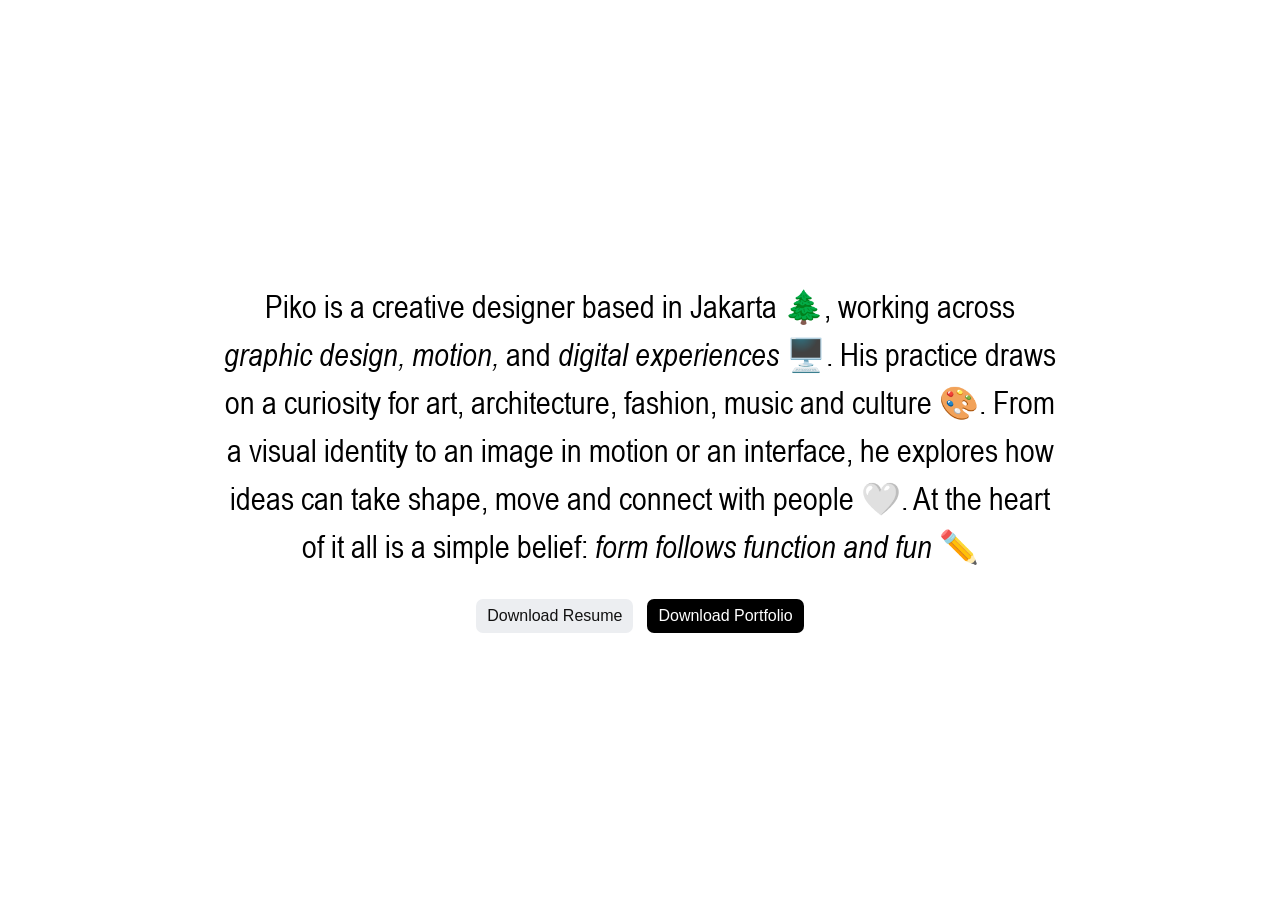
<file: about.html>
<!doctype html>
<html lang="en">
  <head>
    <meta charset="UTF-8" />
    <meta name="viewport" content="width=device-width, initial-scale=1.0" />
    <title>About — Wafiq Hasan</title>
    <link rel="stylesheet" href="Fonts/arial-narrow.css" />
<style>
      *, *::before, *::after { font-family: Arial, sans-serif !important; }
      .about-page, .about-page * { box-sizing: border-box; }
      /* PAGE LAYOUT: center the content and leave space for the header and footer. */
      .about-page {
        position: relative;
        display: flex;
        align-items: center;
        justify-content: center;
        min-height: 100vh;
        min-height: 100dvh;
        padding: 112px 32px 96px;
        background: #fff;
        color: #000;
      }
      /* CONTENT WIDTH: limits how wide the paragraph can become. */
      .about-content { width: 100%; max-width: 840px; text-align: center; }
      /* ABOUT TEXT: Arial Narrow, font size, and line spacing. */
      .about-copy {
        margin: 0;
        font-family: "Arial Narrow", Arial, sans-serif !important;
        font-size: 32px;
        font-weight: 400;
        line-height: 1.5;
      }
      .about-copy em { font-style: italic; }
      /* DOWNLOAD BUTTONS: spacing, colors, and button text. */
      .about-downloads {
        display: flex;
        flex-wrap: wrap;
        justify-content: center;
        gap: 14px;
        margin-top: 28px;
      }
      .about-download {
        display: inline-flex;
        align-items: center;
        justify-content: center;
        padding: 7px 11px;
        border-radius: 7px;
        background: #eceef1;
        color: #111;
        font: 16px/1.2 Arial, sans-serif;
        text-decoration: none;
      }
      .about-download--portfolio { background: #000; color: #fff; }
      .about-download:focus-visible { outline: 2px solid #777; outline-offset: 4px; }
      /* MOBILE SETTINGS: smaller text and page padding. */
      @media (max-width: 767px) {
        .about-page { padding: 96px 24px 80px; }
        .about-content { max-width: 560px; }
        .about-copy { font-size: 20px; line-height: 1.45; }
        .about-downloads { gap: 10px; margin-top: 24px; }
        .about-download { font-size: 14px; }
      }
      .about-copy, .about-copy * { font-family: "Arial Narrow", Arial, sans-serif !important; }
    </style>
  </head>
  <body style="margin: 0">
    <section id="about" class="about-page" aria-label="About Wafiq">
      <div class="about-content">
        <!-- ABOUT BIO: edit the paragraph here; em tags make words italic. -->
        <p class="about-copy">Piko is a creative designer based in Jakarta 🌲, working across <em>graphic design, motion,</em> and <em>digital experiences</em> 🖥️. His practice draws on a curiosity for art, architecture, fashion, music and culture 🎨. From a visual identity to an image in motion or an interface, he explores how ideas can take shape, move and connect with people 🤍. At the heart of it all is a simple belief: <em>form follows function and fun</em> ✏️</p>
        <!-- DOWNLOAD LINKS: update the resume and portfolio URLs here. -->
        <div class="about-downloads">
          <a class="about-download" href="https://drive.google.com/file/d/1ptUa8NC2_C57vPdolugWmaEgKEF1b3-g/view?usp=drive_link" target="_blank" rel="noopener noreferrer">Download Resume</a>
          <a class="about-download about-download--portfolio" href="https://drive.google.com/file/d/1llZMCI6Dl_-RVUQu9ySJ4RSdKSjKFMhu/view?usp=drive_link" target="_blank" rel="noopener noreferrer">Download Portfolio</a>
        </div>
      </div>
    </section>
  </body>
</html>
</file>
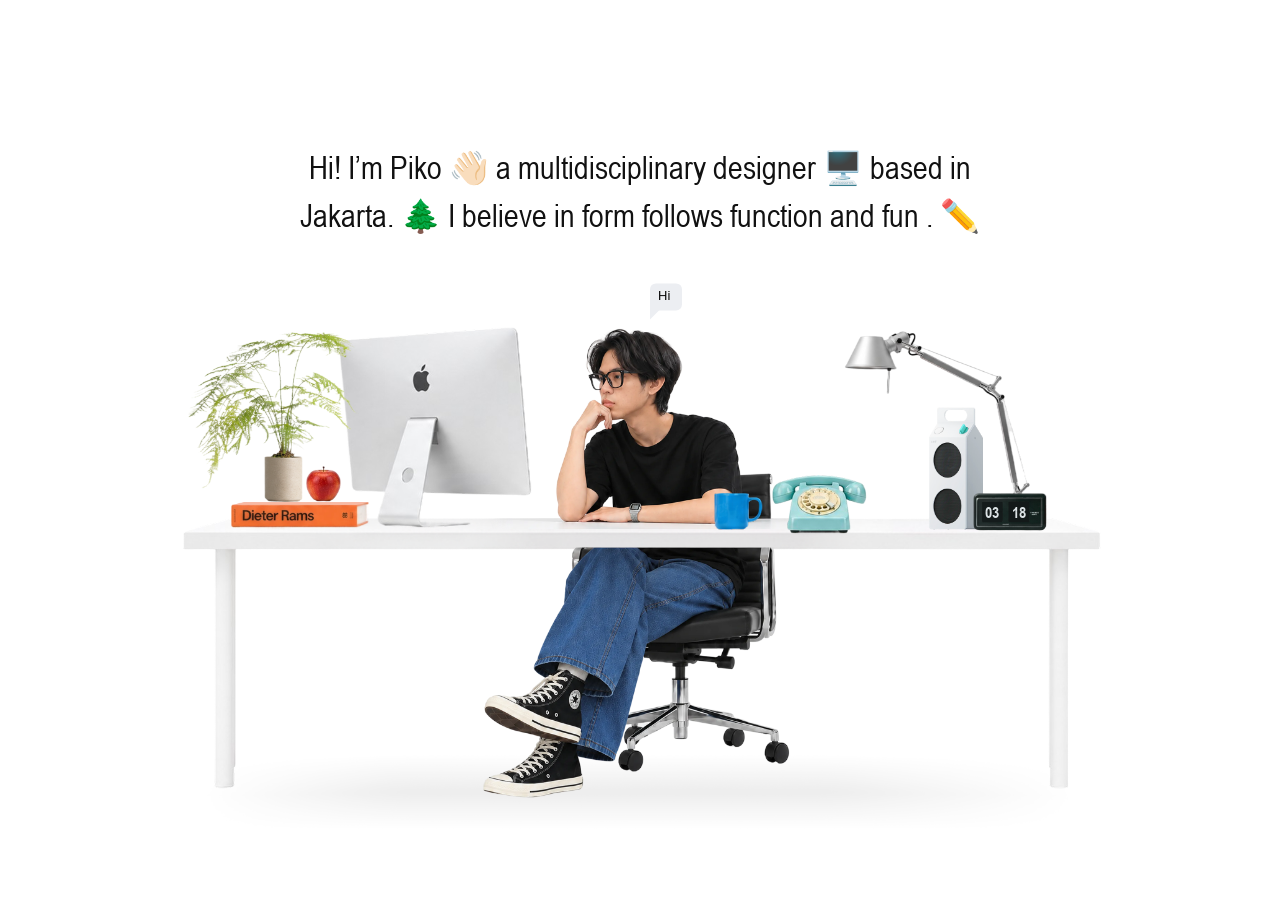
<file: home.html>
<!doctype html>
<html lang="en">
  <head>
    <meta charset="UTF-8" />
    <meta name="viewport" content="width=device-width, initial-scale=1.0" />
    <title>Home — Piko</title>
    <link rel="stylesheet" href="Fonts/arial-narrow.css" />
<style>
      *, *::before, *::after { font-family: Arial, sans-serif !important; }
      .home-viewport,
      .home-viewport * {
        box-sizing: border-box;
      }

      /* PAGE LAYOUT: background, centering, and outer spacing. */
      .home-viewport {
        position: relative;
        display: flex;
        flex-direction: column;
        align-items: center;
        justify-content: center;
        min-height: 100vh;
        min-height: 100dvh;
        padding: 16vh 24px 8vh;
        margin: 0;
        background: #fff;
        color: #111;
        font-family: Arial, sans-serif;
      }

      /* HERO GROUP: spacing between the intro text and the image scene. */
      .home-hero {
        display: flex;
        flex-direction: column;
        align-items: center;
        gap: 7.8vh;
        width: 100%;
        margin: auto 0;
        text-align: center;
      }

      /* HERO TEXT: font size, line spacing, and maximum text width. */
      .home-intro {
        text-wrap: balance;
        width: auto;
        max-width: min(100%, 720px);
        margin: 0;
        font-family: "Arial Narrow", Arial, sans-serif !important;
        font-size: 32px;
        font-weight: 400;
        line-height: 1.5;
        letter-spacing: 0;
      }

      .home-intro-break { display: none; }

      /* DESKTOP IMAGE SIZE: scales the whole scene with a maximum width. */
      .home-scene {
        position: relative;
        width: min(80vw, 960px);
        max-width: 100%;
        margin: 0 auto;
        isolation: isolate;
      }

      .home-scene { aspect-ratio: 1918 / 1046; }
      /* FLOOR SHADOW: position, size, and 30% opacity. */
      .home-shadow {
        position: absolute;
        left: 50%;
        top: 92%;
        width: 100%;
        max-width: none;
        height: auto;
        transform: translate(-50%, -50%);
        opacity: 0.3;
        z-index: 0;
        pointer-events: none;
        user-select: none;
      }

      /* All assets share one scale; mobile only changes their horizontal arrangement. */
      /* OBJECT BOXES: x/y = position, w/h = size; percentages use the scene size. */
      .home-object, .home-detail {
        position: absolute;
        left: var(--x);
        top: var(--y);
        width: var(--w);
        height: var(--h);
        margin: 0;
        padding: 0;
        border: 0;
        background: transparent;
        pointer-events: none;
      }

      .home-object-image {
        display: block;
        width: 100%;
        height: 100%;
        user-select: none;
      }

      /* Split portrait: one shared canvas keeps every pose aligned with the fixed base. */
      .home-person-base, .home-person-pose {
        position: absolute;
        left: 0;
        width: 100%;
        object-fit: fill;
      }
      .home-person-base { top: 44.556962%; height: 55.443038%; }
      .home-person-pose { top: 0; height: 44.556962%; opacity: 0; }
      .home-person-pose[data-pose="1"] { opacity: 1; }
      .home-scene[data-person-pose="2"] .home-person-pose,
      .home-scene[data-person-pose="3"] .home-person-pose { opacity: 0; }
      .home-scene[data-person-pose="2"] .home-person-pose[data-pose="2"],
      .home-scene[data-person-pose="3"] .home-person-pose[data-pose="3"] { opacity: 1; }

      /* Live clock: cover only the printed number panels, preserving the original casing. */
      .home-clock-display {
        position: absolute;
        inset: 0;
        width: 100%;
        height: 100%;
        pointer-events: none;
      }
      .home-clock-display text {
        fill: #dce3e5;
        font-family: "Arial Narrow", Arial, sans-serif !important;
        font-size: 50px;
        font-weight: 700;
        letter-spacing: 0;
        text-anchor: middle;
        dominant-baseline: central;
        font-variant-numeric: tabular-nums;
      }

      /* Match the phone receiver to Piko's pose, including the shared 500ms hold. */
      .home-telephone-image { position: absolute; inset: 0; }
      .home-telephone-image--hover { opacity: 0; }
      .home-scene[data-person-pose="2"] .home-telephone-image--default { opacity: 0; }
      .home-scene[data-person-pose="2"] .home-telephone-image--hover { opacity: 1; }

      .home-detail { z-index: 20; }
      .home-object:focus-visible, .home-detail:focus-visible {
        outline: 1px dashed #ffce32;
        outline-offset: 2px;
      }



      /* YELLOW LABELS: font, padding, color, and visibility. */
      .home-tooltip {
        position: absolute;
        left: var(--label-x);
        top: var(--label-y);
        z-index: 30;
        padding: 0.45em 0.65em;
        border-radius: 0.45em;
        background: #ECEEF2;
        color: #080808;
        font-size: 10px;
        width: max-content;
        font-weight: 400;
        line-height: 1.05;
        text-align: left;
        white-space: nowrap;
        pointer-events: none;
        opacity: 0;
        visibility: hidden;
        transform: translate(-50%, calc(-100% + 5px));
        transition: opacity 140ms ease, transform 140ms ease, visibility 140ms;
      }

      /* LABEL POINTER: the small triangle below each yellow label. */
      .home-tooltip::after {
        content: "";
        position: absolute;
        top: calc(100% - 1px);
        left: 50%;
        width: 0;
        height: 0;
        border: 0.48em solid transparent;
        border-bottom: 0;
        border-top-color: #ECEEF2;
        transform: translateX(-50%);
      }

      .home-tooltip.is-visible {
        opacity: 1;
        visibility: visible;
        transform: translate(-50%, -100%);
      }

      /* LAST.FM: inherit the same bubble and typography as other object labels. */
      #home-tip-spotify {
        max-width: min(220px, calc(100vw - 32px));
        text-align: center;
        white-space: normal;
        margin-left: var(--music-shift, 0px);
      }
      #home-tip-spotify::after { left: calc(50% - var(--music-shift, 0px)); }
      #home-tip-spotify .home-track-title,
      #home-tip-spotify .home-track-artist,
      #home-tip-spotify .home-track-time {
        display: block;
        font-size: inherit;
        font-weight: inherit;
        line-height: inherit;
        color: inherit;
        overflow-wrap: anywhere;
      }
      #home-tip-spotify .home-track-artist,
      #home-tip-spotify .home-track-time { margin-top: 0.25em; font-size: 0.85em; }
      #home-tip-spotify .home-track-title {
        font-weight: 700;
        white-space: nowrap;
        overflow: hidden;
        text-overflow: ellipsis;
      }
      #home-tip-spotify .home-track-time { opacity: 0.5; }

      .home-scene { cursor: default; }
      .home-scene * { cursor: inherit; }

      /* PIKO BUBBLE: grows with the typed text; bottom-left corner stays square. */
      .home-tooltip--speech {
        border-bottom-left-radius: 0;
        line-height: 1.15;
        transform: translateY(calc(-100% + 5px));
      }
      .home-tooltip--speech.is-visible { transform: translateY(-100%); }
      .home-speech-text {
        display: block;
        white-space: pre;
      }

      .home-tooltip--speech::after {
        left: 0;
        border-width: 0.8em;
        border-left: 0;
        transform: none;
      }

      @media (prefers-reduced-motion: reduce) {
        .home-tooltip { transition: none; }
      }

      /* DESKTOP LABEL SIZE: applies from 1200px wide. */
      @media (min-width: 1200px) {
        .home-tooltip { font-size: 13px; }
      }

      /* Tablet: keep the full composition large without unlimited growth. */
      @media (min-width: 768px) and (max-width: 1199px) {
        .home-intro-break-tablet { display: initial; }
        .home-scene { width: min(92vw, 760px); }
      }

      /* MOBILE LAYOUT: text width, scene size, and object positions below 768px. */
      @media (max-width: 767px) {
        .home-viewport {
          overflow-x: clip;
          padding: 22vw 0 22vw;
        }
        .home-hero { gap: 16vw; }
        .home-intro {
          width: auto;
          max-width: min(calc(100% - 32px), 380px);
          font-size: 24px;
          line-height: 1.5;
        }
        .home-intro-break-mobile { display: initial; }
        .home-scene {
          width: min(100%, 480px);
          aspect-ratio: 910 / 700;
        }
        .home-object, .home-detail {
          left: var(--mobile-x);
          top: var(--mobile-y);
          width: var(--mobile-w);
          height: var(--mobile-h);
        }
        .home-shadow { width: 145%; top: 93%; }
          /* MOBILE OBJECT POSITIONS: keep all assets at the same relative scale. */
        .home-object[data-object="person"] { --mobile-x:24.13970%; --mobile-y:0.0%; --mobile-w:52.13446%; --mobile-h:95.52625%; }
        .home-object[data-object="desk"] { --mobile-x:-18.8%; --mobile-y:40.4%; --mobile-w:137.66197%; --mobile-h:52.96265%; }
        .home-object[data-object="lamp"] { --mobile-x:47.8%; --mobile-y:4.0%; --mobile-w:50.60008%; --mobile-h:38.93601%; }
        #home-tip-lamp { left:73.1%; top:calc(4.0% - 8px); }
        .home-object[data-object="projects"] { --mobile-x:9.9%; --mobile-y:3.2%; --mobile-w:29.11365%; --mobile-h:38.99647%; }
        #home-tip-projects { left:24.4%; top:calc(3.9% - 8px); }
        .home-object[data-object="reference"] { --mobile-x:-1.1%; --mobile-y:37.4%; --mobile-w:21.30040%; --mobile-h:5.68321%; }
        #home-tip-reference { left:9.6%; top:calc(37.4% - 8px); }
        .home-object[data-object="plant"] { --mobile-x:-8.2%; --mobile-y:4.2%; --mobile-w:28.64857%; --mobile-h:33.13189%; }
        #home-tip-plant { left:6.1%; top:calc(4.2% - 8px); }
        .home-object[data-object="apple"] { --mobile-x:11.0%; --mobile-y:30.4%; --mobile-w:5.20883%; --mobile-h:7.07378%; }
        #home-tip-apple { left:13.6%; top:calc(30.4% - 8px); }
        .home-object[data-object="spotify"] { --mobile-x:75.6%; --mobile-y:18.3%; --mobile-w:8.09229%; --mobile-h:24.66754%; }
        #home-tip-spotify { left:79.7%; top:calc(18.3% - 8px); }
        .home-object[data-object="contact"] { --mobile-x:61.5%; --mobile-y:31.5%; --mobile-w:20.55628%; --mobile-h:11.48733%; }
        #home-tip-contact { left:71.8%; top:calc(31.5% - 8px); }
        .home-object[data-object="clock"] { --mobile-x:82.2%; --mobile-y:35.6%; --mobile-w:11.11527%; --mobile-h:7.37608%; }
        #home-tip-clock { left:87.8%; top:calc(35.6% - 8px); }
        .home-object[data-object="coffee"] { --mobile-x:51.9%; --mobile-y:35.7%; --mobile-w:9.02244%; --mobile-h:7.37608%; }
        #home-tip-coffee { left:56.4%; top:calc(35.7% - 8px); }
        .home-detail[data-detail="watch"] { --mobile-x:47.7%; --mobile-y:37.1%; --mobile-w:2.85714%; --mobile-h:4.28571%; }
        #home-tip-watch { left:49.1%; top:calc(37.1% - 8px); }
        .home-detail[data-detail="shoes"] { --mobile-x:26.0%; --mobile-y:71.4%; --mobile-w:17.03297%; --mobile-h:24.00000%; }
        #home-tip-shoes { left:34.6%; top:calc(71.4% - 8px); }
        #home-tip-piko { left: 49%; top: 0; }
      }
      .home-entrance-pending .home-intro,
      .home-entrance-pending .home-scene { opacity: 0; }
      .home-intro, .home-intro * { font-family: "Arial Narrow", Arial, sans-serif !important; }
    </style>
  </head>
  <body style="margin: 0">
    <section class="home-viewport" aria-label="Introduction">
      <div class="home-hero">
        <!-- INTRO TEXT: edit the main sentence here. -->
        <h1 class="home-intro">Hi! I’m Piko 👋🏻 a multidisciplinary <br class="home-intro-break home-intro-break-mobile">designer 🖥️ <br class="home-intro-break home-intro-break-tablet">based in Jakarta. 🌲 <br class="home-intro-break home-intro-break-mobile">I believe in form follows <br class="home-intro-break home-intro-break-tablet">function <br class="home-intro-break home-intro-break-mobile">and fun . ✏️</h1>
        <!-- HERO ASSETS: image files, desktop positions, and layer order. -->
        <!-- LAYERS: shadow 0, desk 1, person 2, other objects above. -->
        <!-- LABEL POSITIONS: label-x centers on the full image box, including transparency. -->
        <div class="home-scene" aria-label="Explore the objects on Piko’s desk">
          <img class="home-shadow" src="Images/HeroImages/Shadow.png" alt="" aria-hidden="true" width="1033" height="93" draggable="false" />
          <div class="home-object" data-object="desk" style="--x:2.3%; --y:39.6%; --w:95.68300%; --h:51.92352%; z-index:1;"><img class="home-object-image" src="Images/HeroImages/Desk.png" alt="Desk" width="2960" height="876" fetchpriority="high" draggable="false" /></div>
          <button class="home-object" data-object="lamp" type="button" aria-label="Lamp" aria-describedby="home-tip-lamp" style="--x:56.5%; --y:3.9%; --w:35.16997%; --h:38.17208%; z-index:3;"><img class="home-object-image" src="Images/HeroImages/Lamp.png" alt="" width="1088" height="644" fetchpriority="high" draggable="false" /></button>
          <span class="home-tooltip" id="home-tip-lamp" role="tooltip" style="--label-x:74.1%; --label-y:calc(3.9% - 8px);">Lamp</span>
          <button class="home-object" data-object="projects" type="button" aria-label="Projects" aria-describedby="home-tip-projects" style="--x:18.5%; --y:3.3%; --w:20.23566%; --h:38.23136%; z-index:4;"><img class="home-object-image" src="Images/HeroImages/Computer.png" alt="" width="626" height="645" fetchpriority="high" draggable="false" /></button>
          <span class="home-tooltip" id="home-tip-projects" role="tooltip" style="--label-x:27.6%; --label-y:calc(3.9% - 8px);">Projects</span>
          <button type="button" aria-label="Hi I’m Piko, let’s collaborate!" aria-describedby="home-tip-piko" class="home-object" data-object="person" style="--x:32.10644%; --y:0.0%; --w:36.23634%; --h:93.65201%; z-index:2;">
            <img class="home-object-image home-person-base" src="Images/HeroImages/Piko0.png" alt="" width="1120" height="876" fetchpriority="high" draggable="false" />
            <img class="home-object-image home-person-pose" data-pose="1" src="Images/HeroImages/Piko1.png" alt="" width="1121" height="704" fetchpriority="high" draggable="false" />
            <img class="home-object-image home-person-pose" data-pose="2" src="Images/HeroImages/Piko2.png" alt="" width="1119" height="703" fetchpriority="high" draggable="false" />
            <img class="home-object-image home-person-pose" data-pose="3" src="Images/HeroImages/Piko3.png" alt="" width="1121" height="702" fetchpriority="high" draggable="false" />
          </button>
          <button class="home-object" data-object="reference" type="button" aria-label="Reference" aria-describedby="home-tip-reference" style="--x:7.3%; --y:36.6%; --w:14.80501%; --h:5.57170%; z-index:5;"><img class="home-object-image" src="Images/HeroImages/Book.png" alt="" width="458" height="94" fetchpriority="high" draggable="false" /></button>
          <span class="home-tooltip" id="home-tip-reference" role="tooltip" style="--label-x:14.7%; --label-y:calc(36.6% - 8px);">Reference</span>
          <button class="home-object" data-object="plant" type="button" aria-label="Asparagus" aria-describedby="home-tip-plant" style="--x:2.9%; --y:4.1%; --w:19.91241%; --h:32.48184%; z-index:6;"><img class="home-object-image" src="Images/HeroImages/Plant.png" alt="" width="616" height="548" fetchpriority="high" draggable="false" /></button>
          <span class="home-tooltip" id="home-tip-plant" role="tooltip" style="--label-x:12.9%; --label-y:calc(4.1% - 8px);">Asparagus</span>
          <button class="home-object" data-object="apple" type="button" aria-label="Apple" aria-describedby="home-tip-apple" style="--x:15.2%; --y:29.8%; --w:3.62044%; --h:6.93499%; z-index:7;"><img class="home-object-image" src="Images/HeroImages/Apple.png" alt="" width="112" height="117" fetchpriority="high" draggable="false" /></button>
          <span class="home-tooltip" id="home-tip-apple" role="tooltip" style="--label-x:17.0%; --label-y:calc(29.8% - 8px);">Apple</span>
          <button class="home-object" data-object="spotify" type="button" aria-label="Spotify" aria-describedby="home-tip-spotify" style="--x:80.1%; --y:17.9%; --w:5.62461%; --h:24.18356%; z-index:8;"><img class="home-object-image" src="Images/HeroImages/Speaker.png" alt="" width="174" height="408" fetchpriority="high" draggable="false" /></button>
          <span class="home-tooltip" id="home-tip-spotify" role="tooltip" style="--label-x:82.9%; --label-y:calc(17.9% - 8px);"><strong class="home-track-title">Loading music…</strong><span class="home-track-artist">Last.fm</span><span class="home-track-time"></span></span>
          <button class="home-object" data-object="contact" type="button" aria-label="Contact" aria-describedby="home-tip-contact" style="--x:61.5%; --y:31.5%; --w:14.28780%; --h:11.26195%; z-index:9;"><img class="home-object-image home-telephone-image home-telephone-image--default" src="Images/HeroImages/Telephone.png" alt="" width="442" height="190" fetchpriority="high" draggable="false" /><img class="home-object-image home-telephone-image home-telephone-image--hover" src="Images/HeroImages/Telephone2.png" alt="" width="442" height="190" fetchpriority="high" draggable="false" /></button>
          <span class="home-tooltip" id="home-tip-contact" role="tooltip" style="--label-x:68.64390%; --label-y:calc(31.5% - 8px);">Contact</span>
          <button class="home-object" data-object="clock" type="button" aria-label="Clock" aria-describedby="home-tip-clock" style="--x:84.7%; --y:34.9%; --w:7.72576%; --h:7.23136%; z-index:10;"><img class="home-object-image" src="Images/HeroImages/clock.png" alt="" width="239" height="122" fetchpriority="high" draggable="false" />
            <svg class="home-clock-display" viewBox="0 0 239 122" aria-hidden="true" focusable="false">
              <rect x="30" y="29" width="65" height="65" rx="2" fill="#141b1b" />
              <rect x="115" y="29" width="66" height="65" rx="2" fill="#131919" />
              <text data-clock-hours x="62.5" y="61.5"></text>
              <text data-clock-minutes x="148" y="61.5"></text>
              <path d="M31 60.5h63M116 60.5h64" stroke="#080e0e" stroke-opacity=".35" stroke-width=".8" />
            </svg>
          </button>
          <span class="home-tooltip" id="home-tip-clock" role="tooltip" style="--label-x:88.5%; --label-y:calc(34.9% - 8px);">Clock</span>
          <button class="home-object" data-object="coffee" type="button" aria-label="Americano" aria-describedby="home-tip-coffee" style="--x:56.5%; --y:35.0%; --w:6.27112%; --h:7.23136%; z-index:11;"><img class="home-object-image" src="Images/HeroImages/Coffee.png" alt="" width="194" height="122" fetchpriority="high" draggable="false" /></button>
          <span class="home-tooltip" id="home-tip-coffee" role="tooltip" style="--label-x:59.7%; --label-y:calc(35.0% - 8px);">Americano</span>
          <!-- PERSON DETAILS: separate hover areas for the watch and shoes. -->
          <button class="home-detail" type="button" data-detail="watch" aria-label="Casio" aria-describedby="home-tip-watch" style="--x:50%; --y:41%; --w:3%; --h:4%;"></button>
          <span class="home-tooltip" id="home-tip-watch" role="tooltip" style="--label-x:51.5%; --label-y:40%;">Casio</span>
          <button class="home-detail" type="button" data-detail="shoes" aria-label="Chuck 70’s" aria-describedby="home-tip-shoes" style="--x:34%; --y:73%; --w:14%; --h:21%;"></button>
          <span class="home-tooltip" id="home-tip-shoes" role="tooltip" style="--label-x:41%; --label-y:72%;">Chuck 70’s</span>
          <span class="home-tooltip home-tooltip--speech" id="home-tip-piko" role="note" aria-label="Hi I’m Piko, let’s collaborate!" style="--label-x:51%; --label-y:0%;"><span class="home-speech-text" aria-hidden="true"></span></span>
        </div>
      </div>
    </section>
    <script>
      (() => {
        const scene = document.querySelector('.home-scene');
        if (!scene) return;
        const hero = scene.closest('.home-hero');
        const intro = hero.querySelector('.home-intro');
        const entranceAnimations = new Set();
        hero.classList.add('home-entrance-pending');
        let entranceStarted = false;
        // ENTRANCE ANIMATION: hero scale/fade and intro text movement.
        const animateEntrance = () => {
          if (entranceStarted || controller.signal.aborted) return;
          entranceStarted = true;
          hero.classList.remove('home-entrance-pending');
          if (window.matchMedia('(prefers-reduced-motion: reduce)').matches) return;
          const play = (element, frames, timing) => {
            const animation = element.animate(frames, {
              easing: 'cubic-bezier(0, 0, 0, 1)', fill: 'both', ...timing,
            });
            entranceAnimations.add(animation);
            animation.finished.then(() => {
              animation.cancel();
              entranceAnimations.delete(animation);
            }).catch(() => {});
          };
          // HERO TIMING: duration and delay values are in milliseconds.
          play(scene, [
            { opacity: 0, transform: 'scale(0.94)' },
            { opacity: 1, transform: 'scale(1)' },
          ], { duration: 2000 });
          // TEXT TIMING: delay controls when the intro appears after the hero.
          play(intro, [
            { opacity: 0, transform: 'translateY(18px)' },
            { opacity: 1, transform: 'translateY(0)' },
          ], { duration: 2000 });
        };
        const controller = new AbortController();
        const options = { signal: controller.signal };
        const musicTip = scene.querySelector('#home-tip-spotify');
        const trackTitle = musicTip.querySelector('.home-track-title');
        const trackArtist = musicTip.querySelector('.home-track-artist');
        const trackTime = musicTip.querySelector('.home-track-time');
        const lastfmUser = "wafiqhsn";
        const lastfmKey = "57700d069f0f6393a652370bf2f79427";
        let latestTrack = null;
        let musicTimer;
        let musicBusy = false;
        const fitMusicTip = () => {
          musicTip.style.setProperty('--music-shift', '0px');
          const rect = musicTip.getBoundingClientRect();
          const shift = Math.max(16 - rect.left, Math.min(0, window.innerWidth - 16 - rect.right));
          musicTip.style.setProperty('--music-shift', `${shift}px`);
        };
        const relativeTrackTime = (track) => {
          if (track['@attr']?.nowplaying === 'true') return 'Now playing';
          const timestamp = Number(track.date?.uts);
          if (!Number.isFinite(timestamp) || timestamp <= 0) return 'Recently played';
          const seconds = Math.max(0, Math.floor(Date.now() / 1000 - timestamp));
          if (seconds < 60) return 'Just now';
          if (seconds < 3600) return `${Math.floor(seconds / 60)} min ago`;
          if (seconds < 86400) return `${Math.floor(seconds / 3600)} hr ago`;
          const days = Math.floor(seconds / 86400);
          return `${days} ${days === 1 ? 'day' : 'days'} ago`;
        };
        const renderTrack = () => {
          if (!latestTrack) return;
          trackTitle.textContent = latestTrack.name || 'Unknown track';
          trackArtist.textContent = latestTrack.artist?.['#text'] || latestTrack.artist?.name || 'Unknown artist';
          trackTime.textContent = relativeTrackTime(latestTrack);
          if (musicTip.classList.contains('is-visible')) fitMusicTip();
        };
        const loadTrack = async () => {
          if (controller.signal.aborted || musicBusy) return;
          clearTimeout(musicTimer);
          renderTrack();
          if (document.hidden) {
            musicTimer = setTimeout(loadTrack, 30000);
            return;
          }
          musicBusy = true;
          const request = new AbortController();
          const abortRequest = () => request.abort();
          controller.signal.addEventListener('abort', abortRequest, { once: true });
          const timeout = setTimeout(abortRequest, 10000);
          try {
            const params = new URLSearchParams({ method: 'user.getrecenttracks', user: lastfmUser, api_key: lastfmKey, format: 'json', limit: '1' });
            const response = await fetch(`https://ws.audioscrobbler.com/2.0/?${params}`, { signal: request.signal });
            if (!response.ok) throw new Error('Last.fm unavailable');
            const data = await response.json();
            if (data.error) throw new Error('Last.fm unavailable');
            const tracks = data.recenttracks?.track;
            const track = Array.isArray(tracks) ? tracks[0] : tracks;
            if (controller.signal.aborted) return;
            if (track?.name) {
              latestTrack = track;
              renderTrack();
            } else if (!latestTrack) {
              trackTitle.textContent = 'No recent tracks';
              trackArtist.textContent = 'Last.fm';
              trackTime.textContent = '';
            }
          } catch (error) {
            if (controller.signal.aborted) return;
            if (latestTrack) {
              // A failed refresh cannot confirm that an earlier track is still playing.
              latestTrack = { ...latestTrack, '@attr': {}, date: latestTrack.date };
              renderTrack();
            } else {
              trackTitle.textContent = 'Music unavailable';
              trackArtist.textContent = 'Last.fm';
              trackTime.textContent = 'Try again shortly';
            }
          } finally {
            clearTimeout(timeout);
            controller.signal.removeEventListener('abort', abortRequest);
            musicBusy = false;
            if (!controller.signal.aborted) musicTimer = setTimeout(loadTrack, 30000);
          }
        };
        window.addEventListener('resize', () => {
          if (musicTip.classList.contains('is-visible')) fitMusicTip();
        }, options);
        document.addEventListener('visibilitychange', () => {
          if (!document.hidden) loadTrack();
        }, options);
        loadTrack();

        // Follow the visitor's device time in 24-hour format and refresh at each minute boundary.
        const clock = scene.querySelector('[data-object="clock"]');
        const clockHours = clock.querySelector('[data-clock-hours]');
        const clockMinutes = clock.querySelector('[data-clock-minutes]');
        const clockStatus = scene.querySelector('#home-tip-clock');
        const jakartaHour = new Intl.DateTimeFormat('en-GB', { timeZone: 'Asia/Jakarta', hour: '2-digit', hourCycle: 'h23' });
        const statusForHour = (hour) => {
          if (hour >= 23 || hour < 6) return 'Sleeping';
          if (hour >= 9 && hour < 17) return 'Working';
          return 'Probably available';
        };
        let clockTimer;
        const updateClock = () => {
          clearTimeout(clockTimer);
          if (controller.signal.aborted) return;
          const now = new Date();
          const hours = String(now.getHours()).padStart(2, '0');
          const minutes = String(now.getMinutes()).padStart(2, '0');
          clockHours.textContent = hours;
          clockMinutes.textContent = minutes;
          const status = statusForHour(Number(jakartaHour.format(now)));
          clockStatus.textContent = status;
          clock.setAttribute('aria-label', `Clock, ${hours}:${minutes}. ${status}`);
          clockTimer = setTimeout(updateClock, 60000 - (now.getSeconds() * 1000 + now.getMilliseconds()));
        };
        updateClock();
        document.addEventListener('visibilitychange', () => {
          if (!document.hidden) updateClock();
        }, options);

        let active = null;
        let pointerTarget = null;
        let interactionTarget = null;
        // POSE HOLD: show each changed pose for at least 500ms; keep only the latest request.
        const poseHoldMs = 500;
        let poseTimer;
        let poseChangedAt = -Infinity;
        let requestedPose = '1';
        const applyRequestedPose = () => {
          poseTimer = undefined;
          if (controller.signal.aborted || (scene.dataset.personPose || '1') === requestedPose) return;
          scene.dataset.personPose = requestedPose;
          poseChangedAt = performance.now();
        };
        const requestPose = (pose) => {
          requestedPose = pose;
          clearTimeout(poseTimer);
          poseTimer = undefined;
          if ((scene.dataset.personPose || '1') === pose) return;
          const remaining = poseHoldMs - (performance.now() - poseChangedAt);
          if (remaining <= 0) applyRequestedPose();
          else poseTimer = setTimeout(applyRequestedPose, remaining);
        };
        // LABEL CONTROL: show one object label; handle the Piko bubble separately.
        const show = (button) => {
          interactionTarget = button;
          if (button?.dataset.object === 'spotify') { renderTrack(); fitMusicTip(); }
          requestPose(button?.dataset.object === 'contact' ? '2'
            : ['person', 'coffee'].includes(button?.dataset.object) ? '3' : '1');
          if (button?.dataset.object === 'person') {
            if (automaticFinished) startSpeech();
            button = null;
          }
          if (active) document.getElementById(active.getAttribute('aria-describedby'))?.classList.remove('is-visible');
          active = button;
          if (active) document.getElementById(active.getAttribute('aria-describedby'))?.classList.add('is-visible');
        };
        const objects = [...scene.querySelectorAll('.home-object')].sort((a, b) => Number(a.style.zIndex) - Number(b.style.zIndex));
        const details = [...scene.querySelectorAll('.home-detail')];
        const masks = new Map();
        // Test the PNG alpha channel so empty pixels never trigger a label.
        const hitAt = (event) => {
          for (const object of [...objects].reverse()) {
            const mask = masks.get(object);
            if (!mask) continue;
            const rect = object.getBoundingClientRect();
            const x = Math.floor((event.clientX - rect.left) / rect.width * mask.width);
            const y = Math.floor((event.clientY - rect.top) / rect.height * mask.height);
            if (x < 0 || y < 0 || x >= mask.width || y >= mask.height || mask.data[(y * mask.width + x) * 4 + 3] < 40) continue;
            if (object.dataset.object === 'person') {
              return details.find((detail) => {
                const area = detail.getBoundingClientRect();
                return event.clientX >= area.left && event.clientX <= area.right && event.clientY >= area.top && event.clientY <= area.bottom;
              }) || object;
            }
            return object.matches('button') ? object : null;
          }
          return null;
        };
        // OBJECT LINKS: use the same alpha-aware targets for mouse clicks and touch taps.
        const objectLinks = {
          projects: { page: 'work.html' },
          spotify: { url: 'https://open.spotify.com/user/exo6k0vh52vbopuqnrtx3j3jp?si=dbcd2a7b11054e1c' },
          reference: { url: 'https://id.pinterest.com/wafikhsn/' },
          person: { page: 'about.html' },
          contact: { email: 'mailto:wafiqhasan10@gmail.com' },
        };
        const linkFor = (target) => objectLinks[target?.dataset.detail ? 'person' : target?.dataset.object];
        const activateObject = (target) => {
          const link = linkFor(target);
          if (!link) return false;
          if (link.page) {
            if (typeof window.navigateTo === 'function') window.navigateTo(link.page);
            else window.location.assign(link.page);
          } else if (link.email) window.location.assign(link.email);
          else window.open(link.url, '_blank', 'noopener,noreferrer');
          return true;
        };
        // Mobile touch: first tap previews; a second tap on the same object opens it.
        let mobileTapTarget = null;
        let touchStart = null;
        let suppressClickUntil = 0;
        const tapKey = (target) => target?.dataset.detail
          ? scene.querySelector('[data-object="person"]') : target;
        const previewOrOpen = (target) => {
          const key = tapKey(target);
          if (key && mobileTapTarget === key && linkFor(target)) {
            mobileTapTarget = null;
            activateObject(target);
            return;
          }
          const wasSelected = key && mobileTapTarget === key;
          mobileTapTarget = wasSelected ? null : key;
          show(wasSelected ? null : target);
        };
        // Handle actual touch events instead of relying on a browser's synthetic mouse click.
        scene.addEventListener('touchstart', (event) => {
          suppressClickUntil = performance.now() + 1000;
          touchStart = event.touches.length === 1
            ? { x: event.touches[0].clientX, y: event.touches[0].clientY, moved: false } : null;
        }, { ...options, passive: true });
        scene.addEventListener('touchmove', (event) => {
          if (!touchStart) return;
          if (event.touches.length !== 1 || Math.hypot(
            event.touches[0].clientX - touchStart.x,
            event.touches[0].clientY - touchStart.y
          ) > 12) touchStart.moved = true;
        }, { ...options, passive: true });
        scene.addEventListener('touchend', (event) => {
          const start = touchStart;
          touchStart = null;
          suppressClickUntil = performance.now() + 1000;
          if (!start || start.moved || event.touches.length || !event.changedTouches.length) return;
          const touch = event.changedTouches[0];
          if (Math.hypot(touch.clientX - start.x, touch.clientY - start.y) > 12) return;
          if (event.cancelable) event.preventDefault();
          previewOrOpen(hitAt(touch));
        }, { ...options, passive: false });
        scene.addEventListener('touchcancel', () => {
          touchStart = null;
          suppressClickUntil = performance.now() + 1000;
        }, { ...options, passive: true });
        // Capture and discard compatibility clicks before they can reach a button handler.
        scene.addEventListener('click', (event) => {
          if (performance.now() >= suppressClickUntil) return;
          event.preventDefault();
          event.stopImmediatePropagation();
        }, { ...options, capture: true });
        scene.addEventListener('click', (event) => {
          if (event.detail === 0) return;
          const target = hitAt(event);
          if (event.pointerType === 'touch') {
            event.preventDefault();
            previewOrOpen(target);
          } else {
            mobileTapTarget = null;
            if (activateObject(target)) event.preventDefault();
          }
        }, options);
        // INTERACTION: mouse hover, touch taps, and keyboard focus.
        scene.addEventListener('pointermove', (event) => {
          if (event.pointerType !== 'touch' && performance.now() >= suppressClickUntil) {
            const target = hitAt(event);
            if (target !== pointerTarget) {
              pointerTarget = target;
              scene.style.cursor = linkFor(target) ? 'pointer' : 'default';
              show(target);
            }
          }
        }, options);
        scene.addEventListener('pointerleave', (event) => {
          if (event.pointerType !== 'touch' && performance.now() >= suppressClickUntil) { pointerTarget = null; scene.style.cursor = 'default'; show(null); }
        }, options);
        scene.querySelectorAll('button').forEach((button) => {
          button.addEventListener('focus', () => show(button), options);
          button.addEventListener('blur', () => { if (interactionTarget === button) show(null); }, options);
          button.addEventListener('click', (event) => {
            if (event.detail === 0) {
              if (activateObject(button)) event.preventDefault();
              else show(interactionTarget === button ? null : button);
            }
          }, options);
        });
        document.addEventListener('pointerdown', (event) => {
          if (!scene.contains(event.target)) { mobileTapTarget = null; show(null); }
        }, options);
        document.addEventListener('keydown', (event) => {
          if (event.key === 'Escape') { mobileTapTarget = null; show(null); }
        }, options);
        const content = document.getElementById('content');
        const photos = [...scene.querySelectorAll('.home-object-image')];
        const speech = scene.querySelector('#home-tip-piko');
        const typed = speech.querySelector('.home-speech-text');
        // PIKO MESSAGE: \n starts a new line in the bubble.
        const message = 'Hi I’m Piko, let’s\ncollaborate!';
        let delayTimer;
        let typingTimer;
        let speechBusy = false;
        let automaticFinished = false;
        // TYPEWRITER: finish typing, hold for 3 seconds, then hide without looping.
        const startSpeech = () => {
          if (controller.signal.aborted || speechBusy) return;
          speechBusy = true;
          typed.textContent = '';
          speech.classList.add('is-visible');
          const holdSpeech = () => {
            typingTimer = setTimeout(() => {
              if (controller.signal.aborted) return;
              speech.classList.remove('is-visible');
              speechBusy = false;
              automaticFinished = true;
            }, 3000);
          };
          if (window.matchMedia('(prefers-reduced-motion: reduce)').matches) {
            typed.textContent = message;
            holdSpeech();
            return;
          }
          let index = 0;
          const typeNext = () => {
            if (controller.signal.aborted) return;
            typed.textContent = message.slice(0, ++index);
            if (index < message.length) typingTimer = setTimeout(typeNext, 120);
            else holdSpeech();
          };
          typeNext();
        };
        const waitFor = (target, event) => new Promise((resolve) => {
          target.addEventListener(event, resolve, { once: true, signal: controller.signal });
        });
        // LOADING: wait for the page reveal and decoded images before starting.
        const pageReady = content
          ? waitFor(content, 'pagereveal')
          : document.readyState === 'complete' ? Promise.resolve() : waitFor(window, 'load');
        const imageReady = Promise.all(photos.map(async (photo) => {
          if (photo.decode) await photo.decode().catch(() => {});
          else if (!photo.complete) await Promise.race([waitFor(photo, 'load'), waitFor(photo, 'error')]);
          if (controller.signal.aborted || !photo.naturalWidth) return;
          if (['person', 'contact'].includes(photo.parentElement.dataset.object)) return;
          const canvas = document.createElement('canvas');
          canvas.width = photo.naturalWidth;
          canvas.height = photo.naturalHeight;
          const context = canvas.getContext('2d', { willReadFrequently: true });
          context.drawImage(photo, 0, 0);
          masks.set(photo.parentElement, context.getImageData(0, 0, canvas.width, canvas.height));
        })).then(() => {
          if (controller.signal.aborted) return;
          // Keep a stable phone hit area across both receiver states.
          const phone = scene.querySelector('[data-object="contact"]');
          const phoneCanvas = document.createElement('canvas');
          phoneCanvas.width = 442;
          phoneCanvas.height = 190;
          const phoneContext = phoneCanvas.getContext('2d', { willReadFrequently: true });
          for (const photo of phone.querySelectorAll('.home-object-image')) {
            if (photo.naturalWidth) phoneContext.drawImage(photo, 0, 0, 442, 190);
          }
          masks.set(phone, phoneContext.getImageData(0, 0, 442, 190));
          const person = scene.querySelector('[data-object="person"]');
          const canvas = document.createElement('canvas');
          canvas.width = 1121;
          canvas.height = 1580;
          const context = canvas.getContext('2d', { willReadFrequently: true });
          const base = person.querySelector('.home-person-base');
          if (base.naturalWidth) context.drawImage(base, 0, 704, 1121, 876);
          // A stable union of the resting and waving silhouettes prevents hover flicker.
          for (const pose of person.querySelectorAll('[data-pose="1"], [data-pose="3"]')) {
            if (pose.naturalWidth) context.drawImage(pose, 0, 0, 1121, 704);
          }
          masks.set(person, context.getImageData(0, 0, canvas.width, canvas.height));
        });
        // AUTO GREETING: show once, 2 seconds after the page and images are ready.
        Promise.all([pageReady, imageReady]).then(() => {
          if (controller.signal.aborted) return;
          animateEntrance();
          if (photos.some((photo) => !photo.naturalWidth)) return;
          delayTimer = setTimeout(startSpeech, 1000);
        });
        // CLEANUP: stop timers and animations when leaving Home.
        content?.addEventListener('pageleave', () => {
          entranceAnimations.forEach((animation) => animation.cancel());
          clearTimeout(delayTimer);
          clearTimeout(typingTimer);
          clearTimeout(poseTimer);
          clearTimeout(clockTimer);
          clearTimeout(musicTimer);
          controller.abort();
        }, { once: true });
      })();
    </script>
  </body>
</html>
</file>
<file: Fonts/arial-narrow.css>
@font-face {
  font-family: "Arial Narrow";
  src: url("ArialNarrow-Regular.ttf") format("truetype");
  font-weight: 400;
  font-style: normal;
  font-display: swap;
}

@font-face {
  font-family: "Arial Narrow";
  src: url("ArialNarrow-Italic.ttf") format("truetype");
  font-weight: 400;
  font-style: italic;
  font-display: swap;
}

@font-face {
  font-family: "Arial Narrow";
  src: url("ArialNarrow-Bold.ttf") format("truetype");
  font-weight: 700;
  font-style: normal;
  font-display: swap;
}

@font-face {
  font-family: "Arial Narrow";
  src: url("ArialNarrow-BoldItalic.ttf") format("truetype");
  font-weight: 700;
  font-style: italic;
  font-display: swap;
}
</file>
